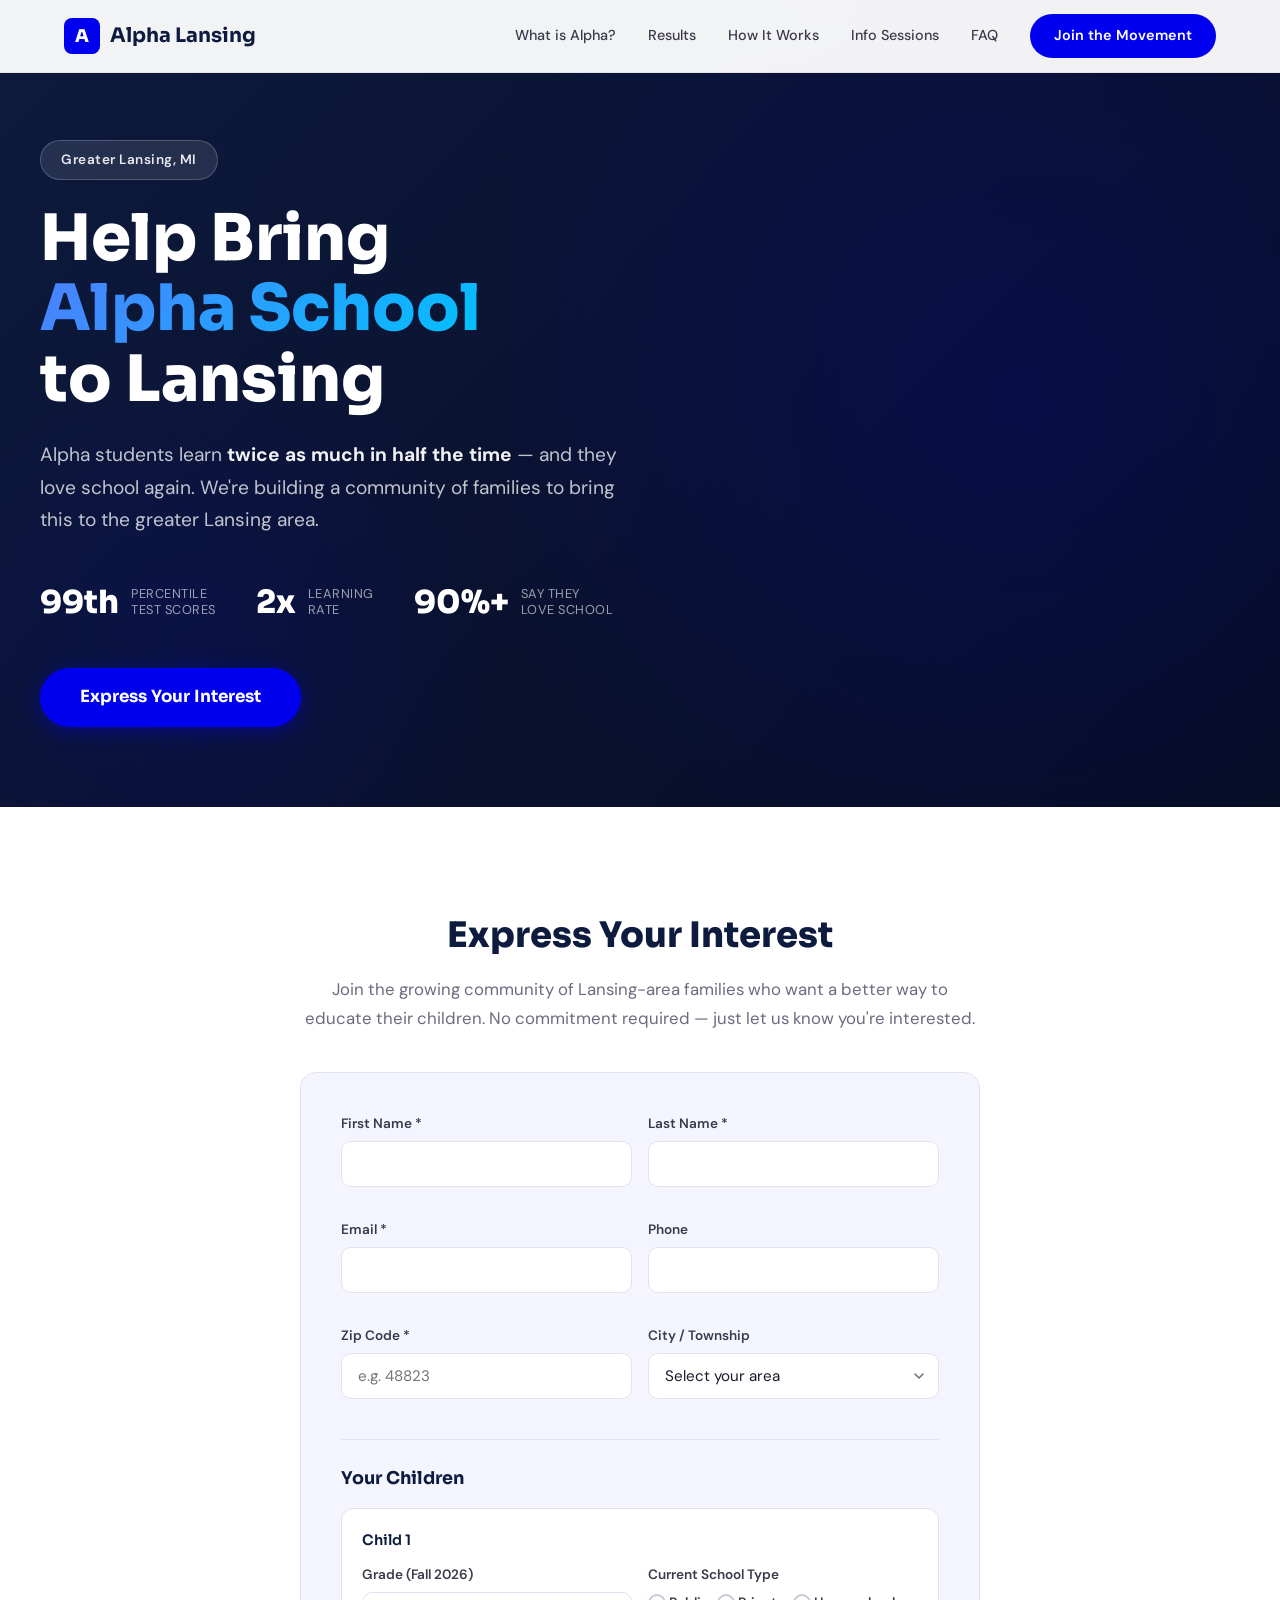
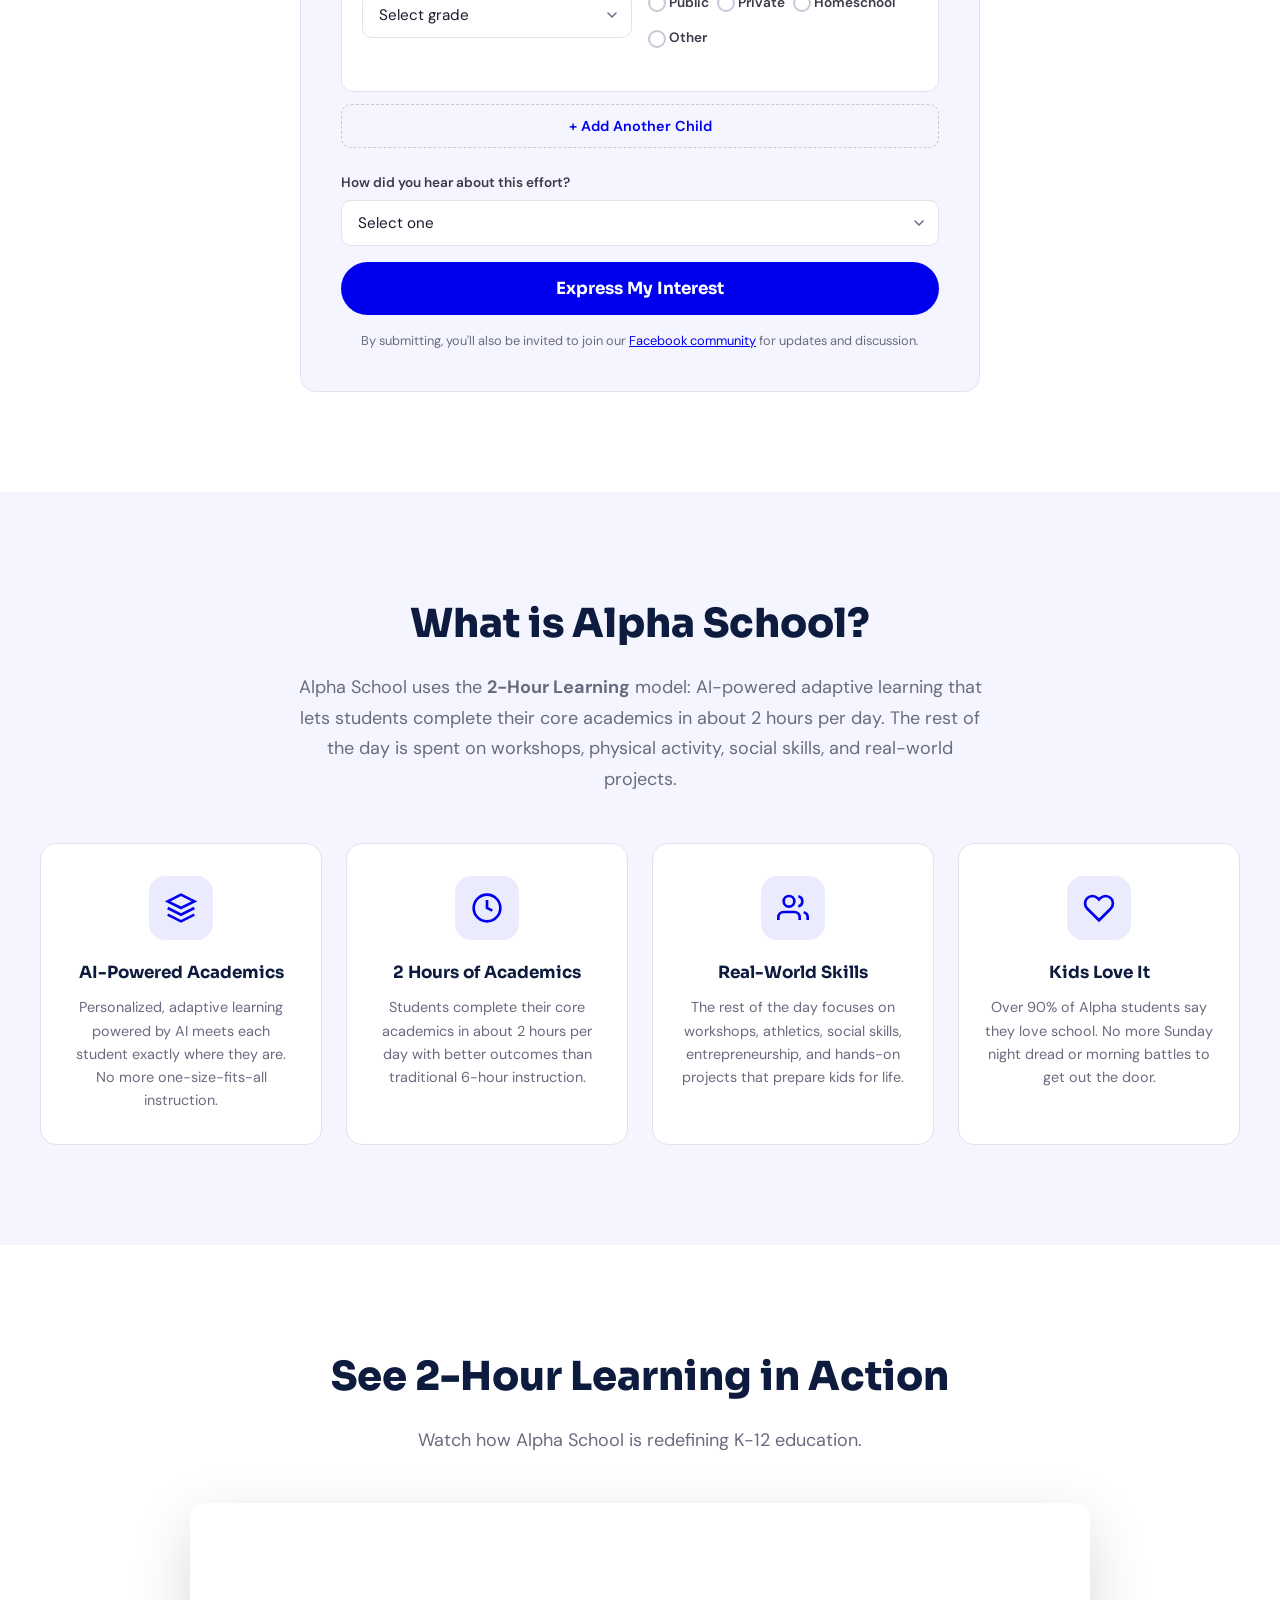
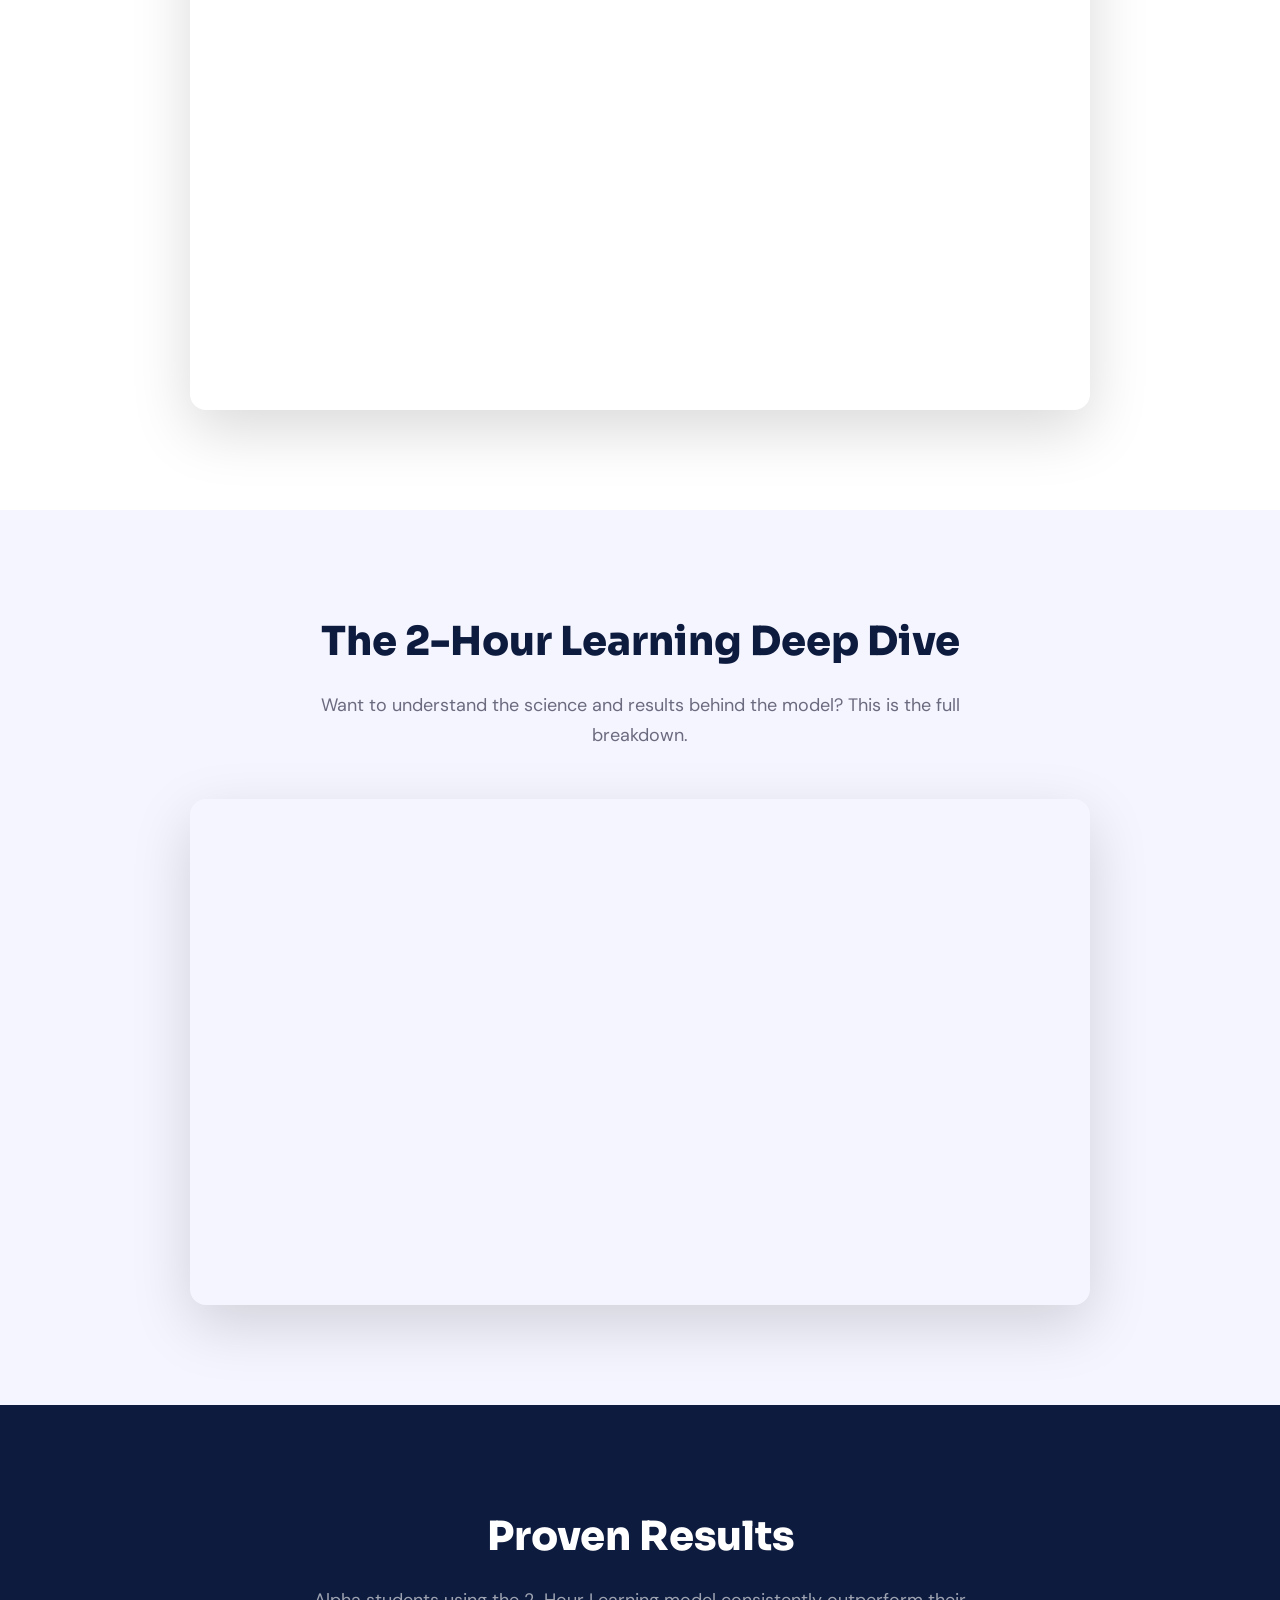
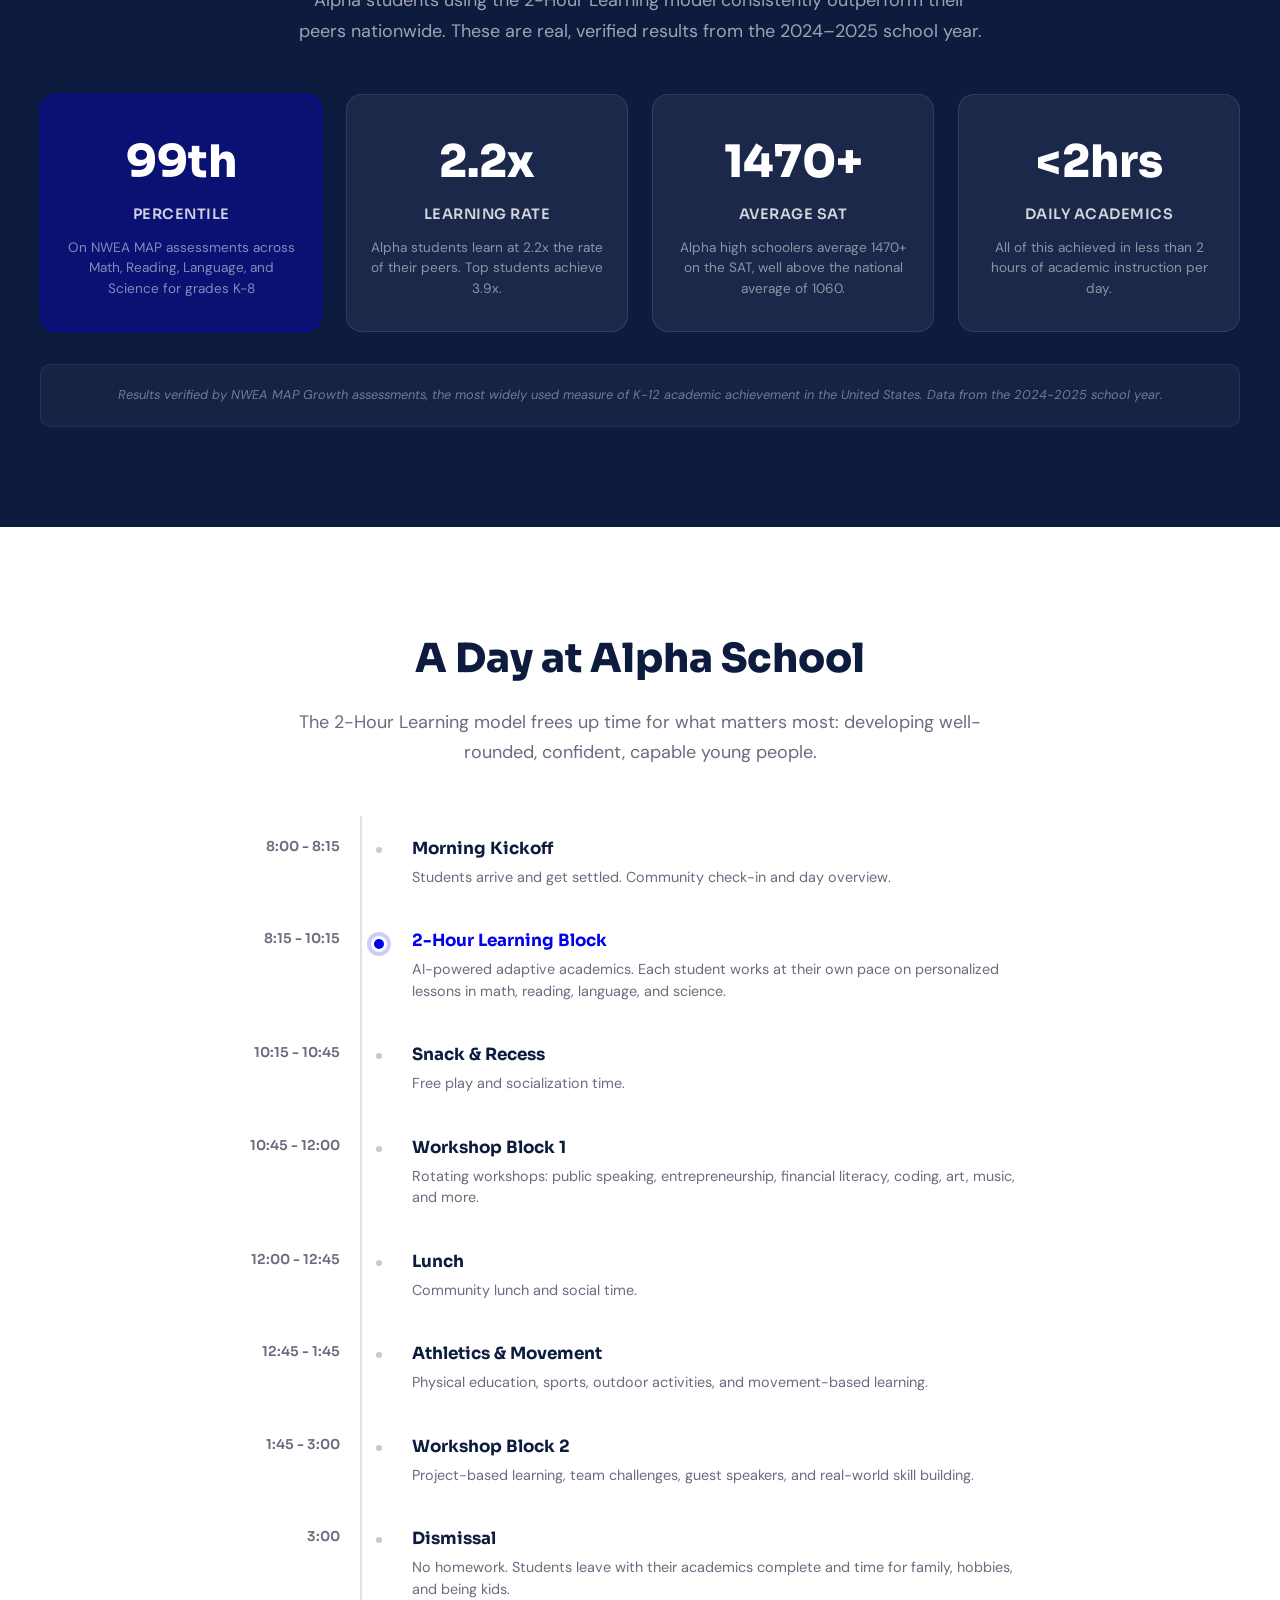
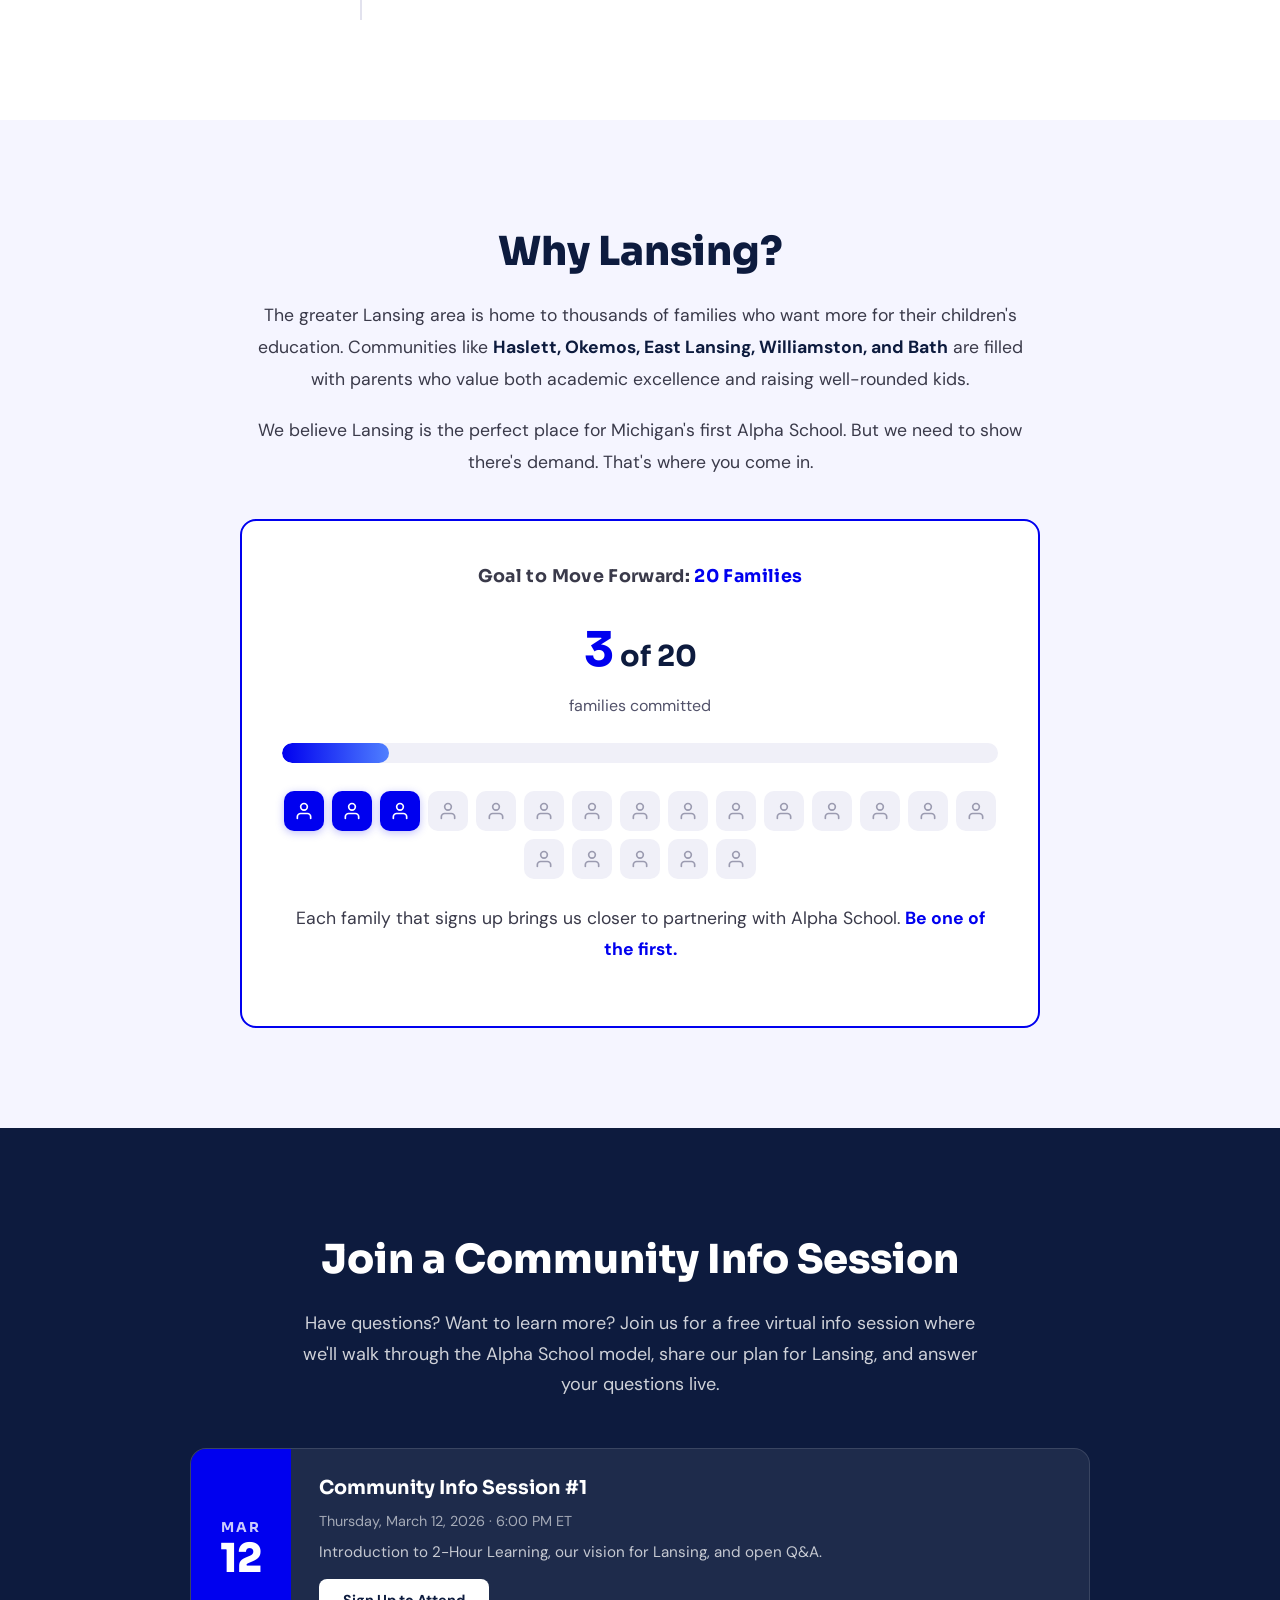
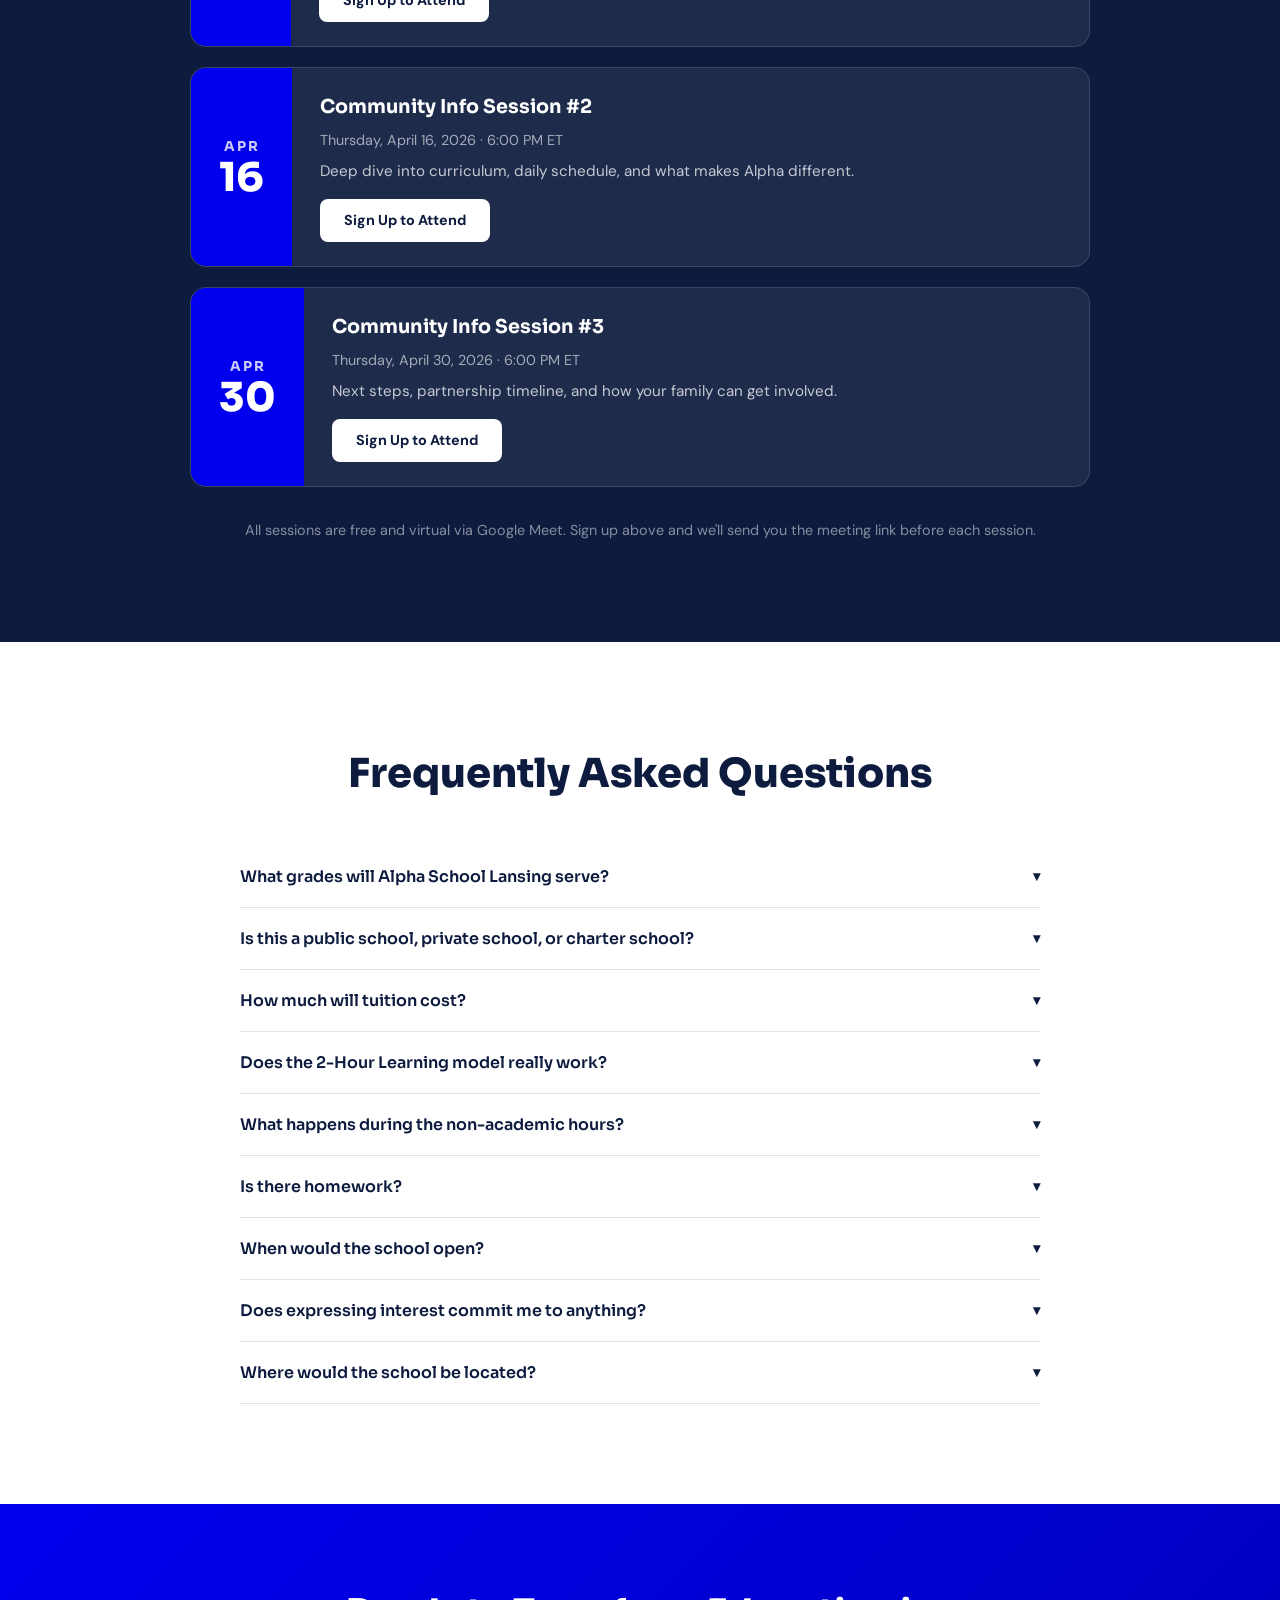
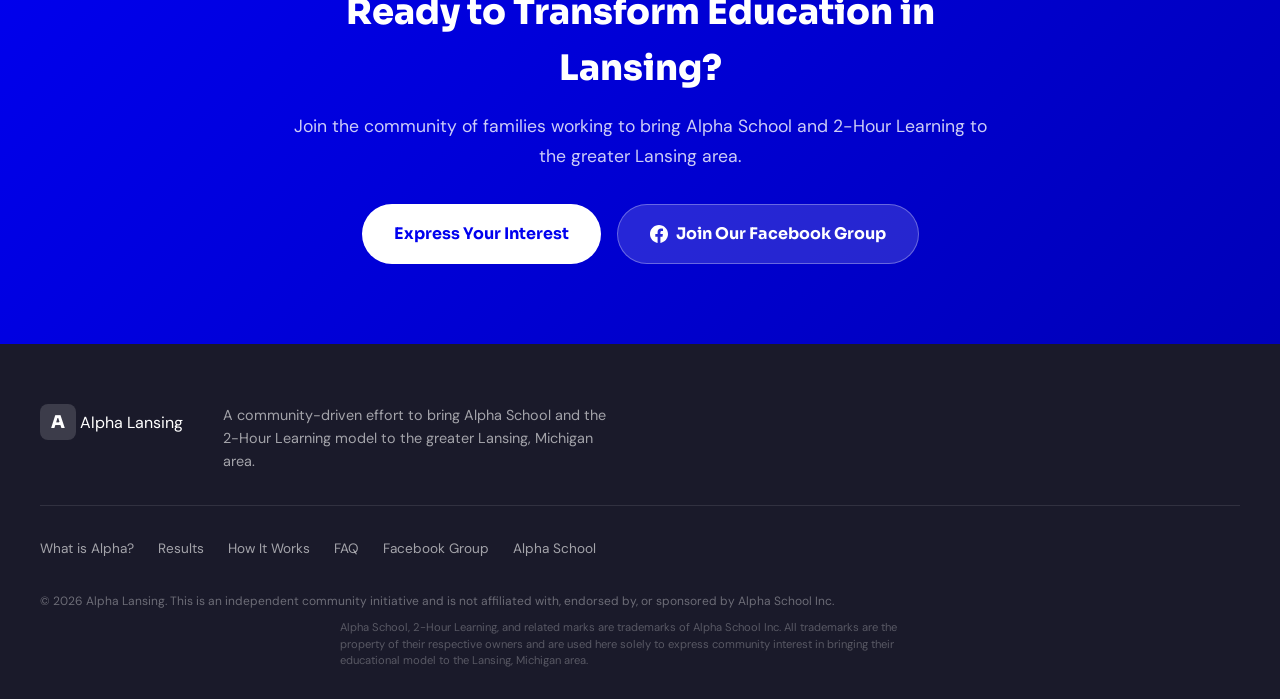
<file: index.html>
<!DOCTYPE html>
<html lang="en">
<head>
  <meta charset="UTF-8">
  <meta name="viewport" content="width=device-width, initial-scale=1.0">
  <title>Bring Alpha School to Lansing | 2-Hour Learning</title>
  <meta name="description" content="Help bring Alpha School and 2-Hour Learning to the greater Lansing area. Students learn 2x as much in half the time. Join our community of families today.">
  <meta property="og:title" content="Bring Alpha School to Lansing">
  <meta property="og:description" content="Alpha students score in the top 1% nationally while spending less than 2 hours on academics. Help bring this to Lansing.">
  <meta property="og:type" content="website">
  <meta property="og:url" content="https://lansingalpha.com">
  <meta name="twitter:card" content="summary">
  <meta name="twitter:title" content="Bring Alpha School to Lansing">
  <meta name="twitter:description" content="Alpha students score in the top 1% nationally while spending less than 2 hours on academics. Help bring this to Lansing.">
  <link rel="canonical" href="https://lansingalpha.com">
  <link rel="preconnect" href="https://fonts.googleapis.com">
  <link rel="preconnect" href="https://fonts.gstatic.com" crossorigin>
  <link href="https://fonts.googleapis.com/css2?family=Sora:wght@400;600;700;800&family=DM+Sans:wght@400;500;600;700&display=swap" rel="stylesheet">
  <link rel="stylesheet" href="styles.css">
  <link rel="icon" type="image/svg+xml" href="data:image/svg+xml,<svg xmlns='http://www.w3.org/2000/svg' viewBox='0 0 100 100'><text y='.9em' font-size='90'>A</text></svg>">
</head>
<body>

  <!-- Skip to main content (accessibility) -->
  <a href="#signup" class="skip-link">Skip to main content</a>

  <!-- Navigation -->
  <nav class="nav" id="nav">
    <div class="nav__container">
      <a href="#" class="nav__logo">
        <span class="nav__logo-icon">A</span>
        <span class="nav__logo-text">Alpha Lansing</span>
      </a>
      <div class="nav__links">
        <a href="#what-is-alpha">What is Alpha?</a>
        <a href="#results">Results</a>
        <a href="#how-it-works">How It Works</a>
        <a href="#meetings">Info Sessions</a>
        <a href="#faq">FAQ</a>
        <a href="#signup" class="nav__cta">Join the Movement</a>
      </div>
      <button class="nav__mobile-toggle" id="mobile-toggle" aria-label="Toggle menu">
        <span></span><span></span><span></span>
      </button>
    </div>
  </nav>

  <!-- Hero Section -->
  <section class="hero" id="hero">
    <div class="hero__container">
      <div class="hero__content">
        <div class="hero__badge">Greater Lansing, MI</div>
        <h1 class="hero__title">Help Bring<br><span class="hero__highlight">Alpha School</span><br>to Lansing</h1>
        <p class="hero__subtitle">Alpha students learn <strong>twice as much in half the time</strong> &mdash; and they love school again. We're building a community of families to bring this to the greater Lansing area.</p>
        <div class="hero__stats">
          <div class="hero__stat">
            <span class="hero__stat-number">99th</span>
            <span class="hero__stat-label">Percentile<br>Test Scores</span>
          </div>
          <div class="hero__stat">
            <span class="hero__stat-number">2x</span>
            <span class="hero__stat-label">Learning<br>Rate</span>
          </div>
          <div class="hero__stat">
            <span class="hero__stat-number">90%+</span>
            <span class="hero__stat-label">Say They<br>Love School</span>
          </div>
        </div>
        <a href="#signup" class="hero__cta-btn">Express Your Interest</a>
      </div>
    </div>
  </section>

  <!-- Interest Form -->
  <section class="signup" id="signup">
    <div class="signup__container">
      <div class="signup__header">
        <h2 class="signup__title">Express Your Interest</h2>
        <p class="signup__subtitle">Join the growing community of Lansing-area families who want a better way to educate their children. No commitment required &mdash; just let us know you're interested.</p>
      </div>
      <form class="signup__form" id="interest-form">
        <div class="signup__row">
          <div class="signup__field">
            <label for="firstName">First Name *</label>
            <input type="text" id="firstName" name="firstName" required>
          </div>
          <div class="signup__field">
            <label for="lastName">Last Name *</label>
            <input type="text" id="lastName" name="lastName" required>
          </div>
        </div>
        <div class="signup__row">
          <div class="signup__field">
            <label for="email">Email *</label>
            <input type="email" id="email" name="email" required>
          </div>
          <div class="signup__field">
            <label for="phone">Phone</label>
            <input type="tel" id="phone" name="phone">
          </div>
        </div>
        <div class="signup__row">
          <div class="signup__field">
            <label for="zipCode">Zip Code *</label>
            <input type="text" id="zipCode" name="zipCode" required pattern="[0-9]{5}" maxlength="5" placeholder="e.g. 48823">
          </div>
          <div class="signup__field">
            <label for="city">City / Township</label>
            <select id="city" name="city">
              <option value="">Select your area</option>
              <option value="Haslett">Haslett</option>
              <option value="Okemos">Okemos</option>
              <option value="East Lansing">East Lansing</option>
              <option value="Williamston">Williamston</option>
              <option value="Bath">Bath</option>
              <option value="Lansing">Lansing</option>
              <option value="DeWitt">DeWitt</option>
              <option value="Mason">Mason</option>
              <option value="Other">Other</option>
            </select>
          </div>
        </div>

        <div class="signup__children" id="children-section">
          <h3 class="signup__children-title">Your Children</h3>
          <div id="children-list">
            <div class="signup__child" data-child="1">
              <div class="signup__child-header">
                <span>Child 1</span>
              </div>
              <div class="signup__child-fields">
                <div class="signup__field">
                  <label>Grade (Fall 2026)</label>
                  <select name="child1_grade">
                    <option value="">Select grade</option>
                    <option value="K">Kindergarten</option>
                    <option value="1">1st Grade</option>
                    <option value="2">2nd Grade</option>
                    <option value="3">3rd Grade</option>
                    <option value="4">4th Grade</option>
                    <option value="5">5th Grade</option>
                    <option value="6">6th Grade</option>
                    <option value="7">7th Grade</option>
                    <option value="8">8th Grade</option>
                  </select>
                </div>
                <div class="signup__field">
                  <label>Current School Type</label>
                  <div class="signup__radio-group">
                    <label class="signup__radio"><input type="radio" name="child1_school" value="Public"><span class="signup__radio-dot"></span> Public</label>
                    <label class="signup__radio"><input type="radio" name="child1_school" value="Private"><span class="signup__radio-dot"></span> Private</label>
                    <label class="signup__radio"><input type="radio" name="child1_school" value="Homeschool"><span class="signup__radio-dot"></span> Homeschool</label>
                    <label class="signup__radio"><input type="radio" name="child1_school" value="Other"><span class="signup__radio-dot"></span> Other</label>
                  </div>
                </div>
              </div>
            </div>
          </div>
          <button type="button" class="signup__add-child" id="add-child-btn">+ Add Another Child</button>
        </div>

        <div class="signup__field">
          <label for="howHeard">How did you hear about this effort?</label>
          <select id="howHeard" name="howHeard">
            <option value="">Select one</option>
            <option value="Facebook Group">Facebook Group</option>
            <option value="Friend/Family">Friend or Family</option>
            <option value="Social Media">Social Media</option>
            <option value="Alpha School Website">Alpha School Website</option>
            <option value="News/Article">News or Article</option>
            <option value="Podcast">Podcast</option>
            <option value="Other">Other</option>
          </select>
        </div>

        <button type="submit" class="signup__submit" id="submit-btn">
          <span class="signup__submit-text">Express My Interest</span>
          <span class="signup__submit-loading" style="display:none;">Submitting...</span>
        </button>
        <p class="signup__disclaimer">By submitting, you'll also be invited to join our <a href="https://www.facebook.com/groups/2295147097590993/" target="_blank" rel="noopener">Facebook community</a> for updates and discussion.</p>
      </form>
      <div class="signup__success" id="form-success" style="display:none;">
        <div class="signup__success-icon">&#10003;</div>
        <h3>You're In!</h3>
        <p>Thank you for expressing your interest. We'll keep you updated on our progress.</p>
        <a href="https://www.facebook.com/groups/2295147097590993/" target="_blank" rel="noopener" class="signup__fb-btn">
          <svg viewBox="0 0 24 24" width="20" height="20" fill="currentColor"><path d="M24 12.073c0-6.627-5.373-12-12-12s-12 5.373-12 12c0 5.99 4.388 10.954 10.125 11.854v-8.385H7.078v-3.47h3.047V9.43c0-3.007 1.792-4.669 4.533-4.669 1.312 0 2.686.235 2.686.235v2.953H15.83c-1.491 0-1.956.925-1.956 1.874v2.25h3.328l-.532 3.47h-2.796v8.385C19.612 23.027 24 18.062 24 12.073z"/></svg>
          Join Our Facebook Group
        </a>
      </div>
    </div>
  </section>

  <!-- What is Alpha -->
  <section class="what-is" id="what-is-alpha">
    <div class="what-is__container">
      <div class="what-is__header">
        <h2 class="section-title">What is Alpha School?</h2>
        <p class="section-subtitle">Alpha School uses the <strong>2-Hour Learning</strong> model: AI-powered adaptive learning that lets students complete their core academics in about 2 hours per day. The rest of the day is spent on workshops, physical activity, social skills, and real-world projects.</p>
      </div>
      <div class="what-is__grid">
        <div class="what-is__card">
          <div class="what-is__card-icon">
            <svg viewBox="0 0 24 24" width="32" height="32" fill="none" stroke="currentColor" stroke-width="2"><path d="M12 2L2 7l10 5 10-5-10-5zM2 17l10 5 10-5M2 12l10 5 10-5"/></svg>
          </div>
          <h3>AI-Powered Academics</h3>
          <p>Personalized, adaptive learning powered by AI meets each student exactly where they are. No more one-size-fits-all instruction.</p>
        </div>
        <div class="what-is__card">
          <div class="what-is__card-icon">
            <svg viewBox="0 0 24 24" width="32" height="32" fill="none" stroke="currentColor" stroke-width="2"><circle cx="12" cy="12" r="10"/><path d="M12 6v6l4 2"/></svg>
          </div>
          <h3>2 Hours of Academics</h3>
          <p>Students complete their core academics in about 2 hours per day with better outcomes than traditional 6-hour instruction.</p>
        </div>
        <div class="what-is__card">
          <div class="what-is__card-icon">
            <svg viewBox="0 0 24 24" width="32" height="32" fill="none" stroke="currentColor" stroke-width="2"><path d="M17 21v-2a4 4 0 0 0-4-4H5a4 4 0 0 0-4 4v2"/><circle cx="9" cy="7" r="4"/><path d="M23 21v-2a4 4 0 0 0-3-3.87M16 3.13a4 4 0 0 1 0 7.75"/></svg>
          </div>
          <h3>Real-World Skills</h3>
          <p>The rest of the day focuses on workshops, athletics, social skills, entrepreneurship, and hands-on projects that prepare kids for life.</p>
        </div>
        <div class="what-is__card">
          <div class="what-is__card-icon">
            <svg viewBox="0 0 24 24" width="32" height="32" fill="none" stroke="currentColor" stroke-width="2"><path d="M20.84 4.61a5.5 5.5 0 0 0-7.78 0L12 5.67l-1.06-1.06a5.5 5.5 0 0 0-7.78 7.78l1.06 1.06L12 21.23l7.78-7.78 1.06-1.06a5.5 5.5 0 0 0 0-7.78z"/></svg>
          </div>
          <h3>Kids Love It</h3>
          <p>Over 90% of Alpha students say they love school. No more Sunday night dread or morning battles to get out the door.</p>
        </div>
      </div>
    </div>
  </section>

  <!-- Video Section -->
  <section class="video-section" id="video">
    <div class="video-section__container">
      <h2 class="section-title">See 2-Hour Learning in Action</h2>
      <p class="section-subtitle">Watch how Alpha School is redefining K-12 education.</p>
      <div class="video-section__embed">
        <iframe src="https://www.youtube.com/embed/jDVw0n9xBMI" title="Alpha School - 2-Hour Learning" frameborder="0" allow="accelerometer; autoplay; clipboard-write; encrypted-media; gyroscope; picture-in-picture" allowfullscreen loading="lazy"></iframe>
      </div>
    </div>
  </section>

  <!-- Deep Dive Video Section -->
  <section class="video-section video-section--alt" id="deep-dive">
    <div class="video-section__container">
      <h2 class="section-title">The 2-Hour Learning Deep Dive</h2>
      <p class="section-subtitle">Want to understand the science and results behind the model? This is the full breakdown.</p>
      <div class="video-section__embed">
        <iframe src="https://www.youtube.com/embed/dst2hGUYT28" title="2-Hour Learning Deep Dive" frameborder="0" allow="accelerometer; autoplay; clipboard-write; encrypted-media; gyroscope; picture-in-picture" allowfullscreen loading="lazy"></iframe>
      </div>
    </div>
  </section>

  <!-- Results Section -->
  <section class="results" id="results">
    <div class="results__container">
      <div class="results__header">
        <h2 class="section-title">Proven Results</h2>
        <p class="section-subtitle">Alpha students using the 2-Hour Learning model consistently outperform their peers nationwide. These are real, verified results from the 2024&ndash;2025 school year.</p>
      </div>
      <div class="results__grid">
        <div class="results__card results__card--highlight">
          <div class="results__card-number">99th</div>
          <div class="results__card-label">Percentile</div>
          <div class="results__card-desc">On NWEA MAP assessments across Math, Reading, Language, and Science for grades K-8</div>
        </div>
        <div class="results__card">
          <div class="results__card-number">2.2x</div>
          <div class="results__card-label">Learning Rate</div>
          <div class="results__card-desc">Alpha students learn at 2.2x the rate of their peers. Top students achieve 3.9x.</div>
        </div>
        <div class="results__card">
          <div class="results__card-number">1470+</div>
          <div class="results__card-label">Average SAT</div>
          <div class="results__card-desc">Alpha high schoolers average 1470+ on the SAT, well above the national average of 1060.</div>
        </div>
        <div class="results__card">
          <div class="results__card-number">&lt;2hrs</div>
          <div class="results__card-label">Daily Academics</div>
          <div class="results__card-desc">All of this achieved in less than 2 hours of academic instruction per day.</div>
        </div>
      </div>
      <div class="results__note">
        <p>Results verified by NWEA MAP Growth assessments, the most widely used measure of K-12 academic achievement in the United States. Data from the 2024-2025 school year.</p>
      </div>
    </div>
  </section>

  <!-- How It Works / Daily Schedule -->
  <section class="schedule" id="how-it-works">
    <div class="schedule__container">
      <h2 class="section-title">A Day at Alpha School</h2>
      <p class="section-subtitle">The 2-Hour Learning model frees up time for what matters most: developing well-rounded, confident, capable young people.</p>
      <div class="schedule__timeline">
        <div class="schedule__item">
          <div class="schedule__time">8:00 - 8:15</div>
          <div class="schedule__content">
            <h3>Morning Kickoff</h3>
            <p>Students arrive and get settled. Community check-in and day overview.</p>
          </div>
        </div>
        <div class="schedule__item schedule__item--academic">
          <div class="schedule__time">8:15 - 10:15</div>
          <div class="schedule__content">
            <h3>2-Hour Learning Block</h3>
            <p>AI-powered adaptive academics. Each student works at their own pace on personalized lessons in math, reading, language, and science.</p>
          </div>
        </div>
        <div class="schedule__item">
          <div class="schedule__time">10:15 - 10:45</div>
          <div class="schedule__content">
            <h3>Snack & Recess</h3>
            <p>Free play and socialization time.</p>
          </div>
        </div>
        <div class="schedule__item">
          <div class="schedule__time">10:45 - 12:00</div>
          <div class="schedule__content">
            <h3>Workshop Block 1</h3>
            <p>Rotating workshops: public speaking, entrepreneurship, financial literacy, coding, art, music, and more.</p>
          </div>
        </div>
        <div class="schedule__item">
          <div class="schedule__time">12:00 - 12:45</div>
          <div class="schedule__content">
            <h3>Lunch</h3>
            <p>Community lunch and social time.</p>
          </div>
        </div>
        <div class="schedule__item">
          <div class="schedule__time">12:45 - 1:45</div>
          <div class="schedule__content">
            <h3>Athletics & Movement</h3>
            <p>Physical education, sports, outdoor activities, and movement-based learning.</p>
          </div>
        </div>
        <div class="schedule__item">
          <div class="schedule__time">1:45 - 3:00</div>
          <div class="schedule__content">
            <h3>Workshop Block 2</h3>
            <p>Project-based learning, team challenges, guest speakers, and real-world skill building.</p>
          </div>
        </div>
        <div class="schedule__item">
          <div class="schedule__time">3:00</div>
          <div class="schedule__content">
            <h3>Dismissal</h3>
            <p>No homework. Students leave with their academics complete and time for family, hobbies, and being kids.</p>
          </div>
        </div>
      </div>
    </div>
  </section>

  <!-- Lansing Specific -->
  <section class="lansing" id="lansing">
    <div class="lansing__container">
      <div class="lansing__content">
        <h2 class="section-title">Why Lansing?</h2>
        <p>The greater Lansing area is home to thousands of families who want more for their children's education. Communities like <strong>Haslett, Okemos, East Lansing, Williamston, and Bath</strong> are filled with parents who value both academic excellence and raising well-rounded kids.</p>
        <p>We believe Lansing is the perfect place for Michigan's first Alpha School. But we need to show there's demand. That's where you come in.</p>
        <div class="lansing__tracker">
          <p class="tracker__goal">Goal to Move Forward: <span>20 Families</span></p>
          <div class="tracker__header">
            <span class="tracker__count"><span class="tracker__count-number" id="family-counter">3</span> of 20</span>
            <span class="tracker__label">families committed</span>
          </div>
          <div class="tracker__bar">
            <div class="tracker__bar-fill" id="tracker-fill"></div>
          </div>
          <div class="tracker__families" id="tracker-families">
            <!-- 20 family icons rendered by JS -->
          </div>
          <p class="tracker__cta">Each family that signs up brings us closer to partnering with Alpha School. <strong>Be one of the first.</strong></p>
        </div>
      </div>
    </div>
  </section>

  <!-- Community Meetings -->
  <section class="meetings" id="meetings">
    <div class="meetings__container">
      <h2 class="section-title">Join a Community Info Session</h2>
      <p class="section-subtitle">Have questions? Want to learn more? Join us for a free virtual info session where we'll walk through the Alpha School model, share our plan for Lansing, and answer your questions live.</p>
      <div class="meetings__grid">
        <div class="meetings__card">
          <div class="meetings__date">
            <span class="meetings__month">MAR</span>
            <span class="meetings__day">12</span>
          </div>
          <div class="meetings__info">
            <h3>Community Info Session #1</h3>
            <p class="meetings__meta">Thursday, March 12, 2026 &middot; 6:00 PM ET</p>
            <p class="meetings__desc">Introduction to 2-Hour Learning, our vision for Lansing, and open Q&A.</p>
            <a href="#signup" class="meetings__register" data-meeting="1">Sign Up to Attend</a>
          </div>
        </div>
        <div class="meetings__card">
          <div class="meetings__date">
            <span class="meetings__month">APR</span>
            <span class="meetings__day">16</span>
          </div>
          <div class="meetings__info">
            <h3>Community Info Session #2</h3>
            <p class="meetings__meta">Thursday, April 16, 2026 &middot; 6:00 PM ET</p>
            <p class="meetings__desc">Deep dive into curriculum, daily schedule, and what makes Alpha different.</p>
            <a href="#signup" class="meetings__register" data-meeting="2">Sign Up to Attend</a>
          </div>
        </div>
        <div class="meetings__card">
          <div class="meetings__date">
            <span class="meetings__month">APR</span>
            <span class="meetings__day">30</span>
          </div>
          <div class="meetings__info">
            <h3>Community Info Session #3</h3>
            <p class="meetings__meta">Thursday, April 30, 2026 &middot; 6:00 PM ET</p>
            <p class="meetings__desc">Next steps, partnership timeline, and how your family can get involved.</p>
            <a href="#signup" class="meetings__register" data-meeting="3">Sign Up to Attend</a>
          </div>
        </div>
      </div>
      <p class="meetings__note">All sessions are free and virtual via Google Meet. Sign up above and we'll send you the meeting link before each session.</p>
    </div>
  </section>

  <!-- FAQ Section -->
  <section class="faq" id="faq">
    <div class="faq__container">
      <h2 class="section-title">Frequently Asked Questions</h2>
      <div class="faq__list">
        <div class="faq__item">
          <button class="faq__question" aria-expanded="false" aria-controls="faq-answer-1">
            What grades will Alpha School Lansing serve?
            <span class="faq__arrow">&#9662;</span>
          </button>
          <div class="faq__answer" id="faq-answer-1" role="region">
            <p>We are targeting grades K through 8. Alpha School's 2-Hour Learning model is designed for and proven across all elementary and middle school grade levels.</p>
          </div>
        </div>
        <div class="faq__item">
          <button class="faq__question" aria-expanded="false" aria-controls="faq-answer-2">
            Is this a public school, private school, or charter school?
            <span class="faq__arrow">&#9662;</span>
          </button>
          <div class="faq__answer" id="faq-answer-2" role="region">
            <p>Alpha Schools typically operate as private microschools. The exact structure for Lansing will depend on local regulations and community needs, but the focus is on providing an affordable, high-quality option for families.</p>
          </div>
        </div>
        <div class="faq__item">
          <button class="faq__question" aria-expanded="false" aria-controls="faq-answer-3">
            How much will tuition cost?
            <span class="faq__arrow">&#9662;</span>
          </button>
          <div class="faq__answer" id="faq-answer-3" role="region">
            <p>Tuition details will be finalized as we progress. Alpha School aims to be accessible and competitively priced compared to other private school options. Expressing interest now does not commit you financially.</p>
          </div>
        </div>
        <div class="faq__item">
          <button class="faq__question" aria-expanded="false" aria-controls="faq-answer-4">
            Does the 2-Hour Learning model really work?
            <span class="faq__arrow">&#9662;</span>
          </button>
          <div class="faq__answer" id="faq-answer-4" role="region">
            <p>Yes. Alpha students score in the 99th percentile on NWEA MAP assessments and learn at 2.2x the rate of their peers. The model has been independently validated and works across diverse student populations, including students from lower-income backgrounds who learn at 2.1x the national rate.</p>
          </div>
        </div>
        <div class="faq__item">
          <button class="faq__question" aria-expanded="false" aria-controls="faq-answer-5">
            What happens during the non-academic hours?
            <span class="faq__arrow">&#9662;</span>
          </button>
          <div class="faq__answer" id="faq-answer-5" role="region">
            <p>Students spend the rest of the day in workshops covering real-world skills like public speaking, entrepreneurship, financial literacy, coding, and creative arts. They also have dedicated time for athletics, physical activity, and social development.</p>
          </div>
        </div>
        <div class="faq__item">
          <button class="faq__question" aria-expanded="false" aria-controls="faq-answer-6">
            Is there homework?
            <span class="faq__arrow">&#9662;</span>
          </button>
          <div class="faq__answer" id="faq-answer-6" role="region">
            <p>No. Because the AI-powered learning is so efficient, students complete all their academics during the school day. Evenings are free for family time, hobbies, sports, and being kids.</p>
          </div>
        </div>
        <div class="faq__item">
          <button class="faq__question" aria-expanded="false" aria-controls="faq-answer-7">
            When would the school open?
            <span class="faq__arrow">&#9662;</span>
          </button>
          <div class="faq__answer" id="faq-answer-7" role="region">
            <p>Our target is to open as soon as we can demonstrate sufficient demand and secure the Alpha School partnership. The timeline depends on how quickly we reach our family commitment milestones. Join the Facebook group for the most current updates.</p>
          </div>
        </div>
        <div class="faq__item">
          <button class="faq__question" aria-expanded="false" aria-controls="faq-answer-8">
            Does expressing interest commit me to anything?
            <span class="faq__arrow">&#9662;</span>
          </button>
          <div class="faq__answer" id="faq-answer-8" role="region">
            <p>No. Expressing interest simply lets us know you'd consider Alpha School for your family. It helps us demonstrate demand to Alpha School leadership. There is zero financial or enrollment commitment at this stage.</p>
          </div>
        </div>
        <div class="faq__item">
          <button class="faq__question" aria-expanded="false" aria-controls="faq-answer-9">
            Where would the school be located?
            <span class="faq__arrow">&#9662;</span>
          </button>
          <div class="faq__answer" id="faq-answer-9" role="region">
            <p>The exact location will be determined based on where the most interested families are concentrated. We're focused on the greater Lansing area including Haslett, Okemos, East Lansing, Williamston, and Bath.</p>
          </div>
        </div>
      </div>
    </div>
  </section>

  <!-- Bottom CTA -->
  <section class="bottom-cta">
    <div class="bottom-cta__container">
      <h2>Ready to Transform Education in Lansing?</h2>
      <p>Join the community of families working to bring Alpha School and 2-Hour Learning to the greater Lansing area.</p>
      <div class="bottom-cta__buttons">
        <a href="#signup" class="bottom-cta__btn bottom-cta__btn--primary">Express Your Interest</a>
        <a href="https://www.facebook.com/groups/2295147097590993/" target="_blank" rel="noopener" class="bottom-cta__btn bottom-cta__btn--secondary">
          <svg viewBox="0 0 24 24" width="18" height="18" fill="currentColor"><path d="M24 12.073c0-6.627-5.373-12-12-12s-12 5.373-12 12c0 5.99 4.388 10.954 10.125 11.854v-8.385H7.078v-3.47h3.047V9.43c0-3.007 1.792-4.669 4.533-4.669 1.312 0 2.686.235 2.686.235v2.953H15.83c-1.491 0-1.956.925-1.956 1.874v2.25h3.328l-.532 3.47h-2.796v8.385C19.612 23.027 24 18.062 24 12.073z"/></svg>
          Join Our Facebook Group
        </a>
      </div>
    </div>
  </section>

  <!-- Footer -->
  <footer class="footer">
    <div class="footer__container">
      <div class="footer__top">
        <div class="footer__brand">
          <span class="nav__logo-icon">A</span>
          <span class="nav__logo-text">Alpha Lansing</span>
        </div>
        <p class="footer__desc">A community-driven effort to bring Alpha School and the 2-Hour Learning model to the greater Lansing, Michigan area.</p>
      </div>
      <div class="footer__links">
        <a href="#what-is-alpha">What is Alpha?</a>
        <a href="#results">Results</a>
        <a href="#how-it-works">How It Works</a>
        <a href="#faq">FAQ</a>
        <a href="https://www.facebook.com/groups/2295147097590993/" target="_blank" rel="noopener">Facebook Group</a>
        <a href="https://www.alphaschool.com" target="_blank" rel="noopener">Alpha School</a>
      </div>
      <div class="footer__bottom">
        <p>&copy; 2026 Alpha Lansing. This is an independent community initiative and is not affiliated with, endorsed by, or sponsored by Alpha School Inc.</p>
        <p class="footer__trademark">Alpha School, 2-Hour Learning, and related marks are trademarks of Alpha School Inc. All trademarks are the property of their respective owners and are used here solely to express community interest in bringing their educational model to the Lansing, Michigan area.</p>
      </div>
    </div>
  </footer>

  <script src="script.js"></script>
</body>
</html>
</file>
<file: styles.css>
/* ========================================
   Alpha Lansing - Styles
   ======================================== */

/* Skip Link (Accessibility) */
.skip-link {
  position: absolute;
  top: -100%;
  left: 16px;
  z-index: 10000;
  background: var(--blue, #0000EF);
  color: #fff;
  padding: 12px 24px;
  border-radius: 0 0 8px 8px;
  font-weight: 600;
  font-size: 0.9rem;
  text-decoration: none;
  transition: top 0.2s ease;
}

.skip-link:focus {
  top: 0;
}

/* Reset & Base */
*, *::before, *::after {
  box-sizing: border-box;
  margin: 0;
  padding: 0;
}

:root {
  --blue: #0000EF;
  --blue-light: #3B3BFF;
  --blue-dark: #0000B8;
  --navy: #0D1B3E;
  --navy-light: #142952;
  --off-white: #F5F5FF;
  --white: #FFFFFF;
  --gray-100: #F0F0F8;
  --gray-200: #E2E2EE;
  --gray-300: #C8C8D8;
  --gray-400: #9B9BB0;
  --gray-500: #6B6B80;
  --gray-600: #52526A;
  --gray-700: #3A3A4A;
  --gray-900: #1A1A2A;
  --green: #00C853;
  --green-dark: #00A844;
  --font-heading: 'Sora', sans-serif;
  --font-body: 'DM Sans', sans-serif;
  --max-width: 1200px;
  --section-padding: 100px 0;
  --border-radius: 16px;
  --transition: 0.3s ease;
}

html {
  scroll-behavior: smooth;
  -webkit-font-smoothing: antialiased;
  -moz-osx-font-smoothing: grayscale;
}

body {
  font-family: var(--font-body);
  font-size: 16px;
  line-height: 1.6;
  color: var(--gray-900);
  background: var(--white);
  overflow-x: hidden;
}

img {
  max-width: 100%;
  height: auto;
}

a {
  color: inherit;
  text-decoration: none;
}

/* Section Titles */
.section-title {
  font-family: var(--font-heading);
  font-size: 2.5rem;
  font-weight: 800;
  color: var(--navy);
  margin-bottom: 16px;
  text-align: center;
}

.section-subtitle {
  font-size: 1.125rem;
  color: var(--gray-500);
  max-width: 700px;
  margin: 0 auto 48px;
  text-align: center;
  line-height: 1.7;
}

/* ========================================
   Navigation
   ======================================== */
.nav {
  position: fixed;
  top: 0;
  left: 0;
  right: 0;
  z-index: 1000;
  background: rgba(255, 255, 255, 0.95);
  backdrop-filter: blur(10px);
  -webkit-backdrop-filter: blur(10px);
  border-bottom: 1px solid rgba(0, 0, 0, 0.06);
  transition: var(--transition);
}

.nav--scrolled {
  box-shadow: 0 2px 20px rgba(0, 0, 0, 0.08);
}

.nav__container {
  max-width: var(--max-width);
  margin: 0 auto;
  padding: 0 24px;
  display: flex;
  align-items: center;
  justify-content: space-between;
  height: 72px;
}

.nav__logo {
  display: flex;
  align-items: center;
  gap: 10px;
  font-family: var(--font-heading);
  font-weight: 700;
  font-size: 1.25rem;
  color: var(--navy);
}

.nav__logo-icon {
  display: inline-flex;
  align-items: center;
  justify-content: center;
  width: 36px;
  height: 36px;
  background: var(--blue);
  color: var(--white);
  border-radius: 8px;
  font-family: var(--font-heading);
  font-weight: 800;
  font-size: 1.1rem;
}

.nav__links {
  display: flex;
  align-items: center;
  gap: 32px;
}

.nav__links a {
  font-size: 0.9rem;
  font-weight: 500;
  color: var(--gray-700);
  transition: var(--transition);
}

.nav__links a:hover {
  color: var(--blue);
}

.nav__cta {
  background: var(--blue);
  color: var(--white) !important;
  padding: 10px 24px;
  border-radius: 100px;
  font-weight: 600 !important;
  transition: var(--transition);
}

.nav__cta:hover {
  background: var(--blue-dark);
  transform: translateY(-1px);
}

.nav__mobile-toggle {
  display: none;
  flex-direction: column;
  gap: 5px;
  background: none;
  border: none;
  cursor: pointer;
  padding: 4px;
}

.nav__mobile-toggle span {
  display: block;
  width: 24px;
  height: 2px;
  background: var(--navy);
  border-radius: 2px;
  transition: var(--transition);
}

/* ========================================
   Hero
   ======================================== */
.hero {
  padding: 140px 24px 80px;
  background: linear-gradient(135deg, var(--navy) 0%, #0a1230 50%, #060d20 100%);
  position: relative;
  overflow: hidden;
}

.hero::before {
  content: '';
  position: absolute;
  top: -50%;
  right: -20%;
  width: 80%;
  height: 200%;
  background: radial-gradient(circle, rgba(0, 0, 239, 0.15) 0%, transparent 60%);
  pointer-events: none;
}

.hero::after {
  content: '';
  position: absolute;
  bottom: -30%;
  left: -10%;
  width: 50%;
  height: 100%;
  background: radial-gradient(circle, rgba(0, 0, 239, 0.1) 0%, transparent 60%);
  pointer-events: none;
}

.hero__container {
  max-width: var(--max-width);
  margin: 0 auto;
  position: relative;
  z-index: 1;
}

.hero__content {
  max-width: 800px;
}

.hero__badge {
  display: inline-block;
  background: rgba(255, 255, 255, 0.1);
  border: 1px solid rgba(255, 255, 255, 0.2);
  color: rgba(255, 255, 255, 0.9);
  padding: 8px 20px;
  border-radius: 100px;
  font-size: 0.85rem;
  font-weight: 600;
  letter-spacing: 0.5px;
  margin-bottom: 24px;
}

.hero__title {
  font-family: var(--font-heading);
  font-size: 4rem;
  font-weight: 800;
  color: var(--white);
  line-height: 1.1;
  margin-bottom: 24px;
}

.hero__highlight {
  background: linear-gradient(135deg, #4D7FFF, #00C2FF);
  -webkit-background-clip: text;
  -webkit-text-fill-color: transparent;
  background-clip: text;
}

.hero__subtitle {
  font-size: 1.2rem;
  color: rgba(255, 255, 255, 0.75);
  line-height: 1.7;
  margin-bottom: 40px;
  max-width: 600px;
}

.hero__subtitle strong {
  color: rgba(255, 255, 255, 0.95);
}

.hero__stats {
  display: flex;
  gap: 40px;
  margin-bottom: 40px;
}

.hero__stat {
  display: flex;
  align-items: center;
  gap: 12px;
}

.hero__stat-number {
  font-family: var(--font-heading);
  font-size: 2rem;
  font-weight: 800;
  color: var(--white);
}

.hero__stat-label {
  font-size: 0.8rem;
  color: rgba(255, 255, 255, 0.6);
  line-height: 1.3;
  text-transform: uppercase;
  letter-spacing: 0.5px;
}

.hero__cta-btn {
  display: inline-block;
  background: var(--blue);
  color: var(--white);
  padding: 16px 40px;
  border-radius: 100px;
  font-family: var(--font-heading);
  font-weight: 700;
  font-size: 1.05rem;
  transition: var(--transition);
  box-shadow: 0 4px 20px rgba(0, 0, 239, 0.4);
}

.hero__cta-btn:hover {
  background: var(--blue-light);
  transform: translateY(-2px);
  box-shadow: 0 6px 30px rgba(0, 0, 239, 0.5);
}

/* ========================================
   Signup Form
   ======================================== */
.signup {
  padding: var(--section-padding);
  padding-left: 24px;
  padding-right: 24px;
  background: var(--white);
}

.signup__container {
  max-width: 680px;
  margin: 0 auto;
}

.signup__header {
  text-align: center;
  margin-bottom: 40px;
}

.signup__title {
  font-family: var(--font-heading);
  font-size: 2.2rem;
  font-weight: 800;
  color: var(--navy);
  margin-bottom: 12px;
}

.signup__subtitle {
  font-size: 1.05rem;
  color: var(--gray-500);
  line-height: 1.7;
}

.signup__form {
  background: var(--off-white);
  border-radius: var(--border-radius);
  padding: 40px;
  border: 1px solid var(--gray-200);
}

.signup__row {
  display: grid;
  grid-template-columns: 1fr 1fr;
  gap: 16px;
  margin-bottom: 16px;
}

.signup__field {
  margin-bottom: 16px;
}

.signup__field label {
  display: block;
  font-size: 0.85rem;
  font-weight: 600;
  color: var(--gray-700);
  margin-bottom: 6px;
}

.signup__field input,
.signup__field select {
  width: 100%;
  padding: 12px 16px;
  border: 1px solid var(--gray-200);
  border-radius: 10px;
  font-family: var(--font-body);
  font-size: 0.95rem;
  color: var(--gray-900);
  background: var(--white);
  transition: var(--transition);
  -webkit-appearance: none;
}

.signup__field input:focus,
.signup__field select:focus {
  outline: none;
  border-color: var(--blue);
  box-shadow: 0 0 0 3px rgba(0, 0, 239, 0.1);
}

.signup__field select {
  background-image: url("data:image/svg+xml,%3Csvg width='10' height='6' viewBox='0 0 10 6' fill='none' xmlns='http://www.w3.org/2000/svg'%3E%3Cpath d='M1 1L5 5L9 1' stroke='%236B6B80' stroke-width='1.5' stroke-linecap='round' stroke-linejoin='round'/%3E%3C/svg%3E");
  background-repeat: no-repeat;
  background-position: right 14px center;
  padding-right: 36px;
}

.signup__children {
  margin-top: 24px;
  padding-top: 24px;
  border-top: 1px solid var(--gray-200);
}

.signup__children-title {
  font-family: var(--font-heading);
  font-size: 1.1rem;
  font-weight: 700;
  color: var(--navy);
  margin-bottom: 16px;
}

.signup__child {
  background: var(--white);
  border: 1px solid var(--gray-200);
  border-radius: 12px;
  padding: 20px;
  margin-bottom: 12px;
}

.signup__child-header {
  font-family: var(--font-heading);
  font-weight: 600;
  font-size: 0.9rem;
  color: var(--navy);
  margin-bottom: 12px;
  display: flex;
  justify-content: space-between;
  align-items: center;
}

.signup__child-remove {
  background: none;
  border: none;
  color: var(--gray-500);
  cursor: pointer;
  font-size: 0.8rem;
  padding: 4px 8px;
  border-radius: 6px;
  transition: var(--transition);
}

.signup__child-remove:hover {
  background: #fee;
  color: #c00;
}

.signup__child-fields {
  display: grid;
  grid-template-columns: 1fr 1fr;
  gap: 16px;
}

.signup__radio-group {
  display: flex;
  flex-wrap: wrap;
  gap: 8px;
  margin-top: 4px;
}

.signup__radio {
  display: flex;
  align-items: center;
  gap: 8px;
  font-size: 0.85rem;
  color: var(--gray-700);
  cursor: pointer;
  position: relative;
}

.signup__radio input[type="radio"] {
  position: absolute !important;
  opacity: 0 !important;
  width: 0 !important;
  height: 0 !important;
  margin: 0 !important;
  padding: 0 !important;
  pointer-events: none !important;
  -webkit-appearance: none !important;
  appearance: none !important;
}

.signup__radio-dot {
  display: inline-block;
  width: 18px;
  height: 18px;
  min-width: 18px;
  border: 2px solid var(--gray-300);
  border-radius: 50%;
  background: var(--white);
  transition: border-color 0.2s ease, box-shadow 0.2s ease;
  box-sizing: border-box;
  vertical-align: middle;
  flex-shrink: 0;
}

.signup__radio input:checked ~ .signup__radio-dot {
  border-color: var(--blue);
  background: var(--blue);
  box-shadow: inset 0 0 0 3px var(--white);
}

.signup__radio input:focus-visible ~ .signup__radio-dot {
  box-shadow: 0 0 0 3px rgba(0, 0, 239, 0.2);
}

.signup__add-child {
  background: none;
  border: 1px dashed var(--gray-300);
  border-radius: 10px;
  padding: 12px;
  width: 100%;
  color: var(--blue);
  font-family: var(--font-body);
  font-size: 0.9rem;
  font-weight: 600;
  cursor: pointer;
  transition: var(--transition);
  margin-bottom: 24px;
}

.signup__add-child:hover {
  border-color: var(--blue);
  background: rgba(0, 0, 239, 0.03);
}

.signup__submit {
  width: 100%;
  padding: 16px;
  background: var(--blue);
  color: var(--white);
  border: none;
  border-radius: 100px;
  font-family: var(--font-heading);
  font-weight: 700;
  font-size: 1.05rem;
  cursor: pointer;
  transition: var(--transition);
}

.signup__submit:hover {
  background: var(--blue-dark);
  transform: translateY(-1px);
  box-shadow: 0 4px 20px rgba(0, 0, 239, 0.3);
}

.signup__submit:disabled {
  opacity: 0.6;
  cursor: not-allowed;
  transform: none;
}

.signup__disclaimer {
  text-align: center;
  font-size: 0.8rem;
  color: var(--gray-500);
  margin-top: 16px;
}

.signup__disclaimer a {
  color: var(--blue);
  text-decoration: underline;
}

/* Success State */
.signup__success {
  text-align: center;
  padding: 60px 20px;
  background: var(--off-white);
  border-radius: var(--border-radius);
  border: 1px solid var(--gray-200);
}

.signup__success-icon {
  width: 64px;
  height: 64px;
  background: var(--green);
  color: var(--white);
  border-radius: 50%;
  display: inline-flex;
  align-items: center;
  justify-content: center;
  font-size: 2rem;
  margin-bottom: 20px;
}

.signup__success h3 {
  font-family: var(--font-heading);
  font-size: 1.6rem;
  font-weight: 800;
  color: var(--navy);
  margin-bottom: 12px;
}

.signup__success p {
  color: var(--gray-500);
  margin-bottom: 24px;
}

.signup__fb-btn {
  display: inline-flex;
  align-items: center;
  gap: 10px;
  background: #1877F2;
  color: var(--white);
  padding: 14px 28px;
  border-radius: 100px;
  font-weight: 600;
  font-size: 0.95rem;
  transition: var(--transition);
}

.signup__fb-btn:hover {
  background: #1565C0;
  transform: translateY(-1px);
}

/* ========================================
   What Is Alpha
   ======================================== */
.what-is {
  padding: var(--section-padding);
  padding-left: 24px;
  padding-right: 24px;
  background: var(--off-white);
}

.what-is__container {
  max-width: var(--max-width);
  margin: 0 auto;
}

.what-is__header {
  max-width: 700px;
  margin: 0 auto 48px;
  text-align: center;
}

.what-is__grid {
  display: grid;
  grid-template-columns: repeat(4, 1fr);
  gap: 24px;
}

.what-is__card {
  background: var(--white);
  border-radius: var(--border-radius);
  padding: 32px 24px;
  text-align: center;
  border: 1px solid var(--gray-200);
  transition: var(--transition);
}

.what-is__card:hover {
  transform: translateY(-4px);
  box-shadow: 0 12px 40px rgba(0, 0, 0, 0.08);
}

.what-is__card-icon {
  width: 64px;
  height: 64px;
  background: rgba(0, 0, 239, 0.08);
  border-radius: 16px;
  display: inline-flex;
  align-items: center;
  justify-content: center;
  color: var(--blue);
  margin-bottom: 20px;
}

.what-is__card h3 {
  font-family: var(--font-heading);
  font-size: 1.05rem;
  font-weight: 700;
  color: var(--navy);
  margin-bottom: 10px;
}

.what-is__card p {
  font-size: 0.9rem;
  color: var(--gray-500);
  line-height: 1.6;
}

/* ========================================
   Video Section
   ======================================== */
.video-section {
  padding: var(--section-padding);
  padding-left: 24px;
  padding-right: 24px;
  background: var(--white);
}

.video-section__container {
  max-width: 900px;
  margin: 0 auto;
  text-align: center;
}

.video-section__embed {
  position: relative;
  padding-bottom: 56.25%;
  height: 0;
  overflow: hidden;
  border-radius: var(--border-radius);
  box-shadow: 0 20px 60px rgba(0, 0, 0, 0.15);
  margin-top: 8px;
}

.video-section__embed iframe {
  position: absolute;
  top: 0;
  left: 0;
  width: 100%;
  height: 100%;
}

.video-section--alt {
  background: var(--off-white);
}

/* ========================================
   Results
   ======================================== */
.results {
  padding: var(--section-padding);
  padding-left: 24px;
  padding-right: 24px;
  background: var(--navy);
}

.results .section-title {
  color: var(--white);
}

.results .section-subtitle {
  color: rgba(255, 255, 255, 0.6);
}

.results__container {
  max-width: var(--max-width);
  margin: 0 auto;
}

.results__grid {
  display: grid;
  grid-template-columns: repeat(4, 1fr);
  gap: 24px;
  margin-bottom: 32px;
}

.results__card {
  background: rgba(255, 255, 255, 0.06);
  border: 1px solid rgba(255, 255, 255, 0.1);
  border-radius: var(--border-radius);
  padding: 32px 24px;
  text-align: center;
  transition: var(--transition);
}

.results__card:hover {
  background: rgba(255, 255, 255, 0.1);
  transform: translateY(-4px);
}

.results__card--highlight {
  background: rgba(0, 0, 239, 0.3);
  border-color: rgba(0, 0, 239, 0.5);
}

.results__card-number {
  font-family: var(--font-heading);
  font-size: 2.8rem;
  font-weight: 800;
  color: var(--white);
  margin-bottom: 4px;
}

.results__card-label {
  font-family: var(--font-heading);
  font-size: 0.9rem;
  font-weight: 600;
  color: rgba(255, 255, 255, 0.8);
  margin-bottom: 12px;
  text-transform: uppercase;
  letter-spacing: 0.5px;
}

.results__card-desc {
  font-size: 0.85rem;
  color: rgba(255, 255, 255, 0.5);
  line-height: 1.5;
}

.results__note {
  text-align: center;
  padding: 20px;
  background: rgba(255, 255, 255, 0.04);
  border-radius: 10px;
  border: 1px solid rgba(255, 255, 255, 0.06);
}

.results__note p {
  font-size: 0.8rem;
  color: rgba(255, 255, 255, 0.4);
  font-style: italic;
}

/* ========================================
   Schedule
   ======================================== */
.schedule {
  padding: var(--section-padding);
  padding-left: 24px;
  padding-right: 24px;
  background: var(--white);
}

.schedule__container {
  max-width: 800px;
  margin: 0 auto;
}

.schedule__timeline {
  position: relative;
  padding-left: 140px;
}

.schedule__timeline::before {
  content: '';
  position: absolute;
  left: 120px;
  top: 0;
  bottom: 0;
  width: 2px;
  background: var(--gray-200);
}

.schedule__item {
  position: relative;
  padding: 20px 0 20px 32px;
  border-left: none;
}

.schedule__item::before {
  content: '';
  position: absolute;
  left: -7px;
  top: 28px;
  width: 12px;
  height: 12px;
  border-radius: 50%;
  background: var(--gray-300);
  border: 3px solid var(--white);
  z-index: 1;
}

.schedule__item--academic::before {
  background: var(--blue);
  width: 16px;
  height: 16px;
  left: -9px;
  box-shadow: 0 0 0 4px rgba(0, 0, 239, 0.2);
}

.schedule__time {
  position: absolute;
  left: -140px;
  top: 20px;
  width: 100px;
  text-align: right;
  font-family: var(--font-heading);
  font-size: 0.85rem;
  font-weight: 600;
  color: var(--gray-500);
}

.schedule__content h3 {
  font-family: var(--font-heading);
  font-size: 1.05rem;
  font-weight: 700;
  color: var(--navy);
  margin-bottom: 4px;
}

.schedule__content p {
  font-size: 0.9rem;
  color: var(--gray-500);
  line-height: 1.5;
}

.schedule__item--academic .schedule__content h3 {
  color: var(--blue);
}

/* ========================================
   Lansing Section
   ======================================== */
.lansing {
  padding: var(--section-padding);
  padding-left: 24px;
  padding-right: 24px;
  background: var(--off-white);
}

.lansing__container {
  max-width: 800px;
  margin: 0 auto;
  text-align: center;
}

.lansing__content p {
  font-size: 1.1rem;
  color: var(--gray-700);
  line-height: 1.8;
  margin-bottom: 20px;
}

.lansing__content strong {
  color: var(--navy);
}

.lansing__tracker {
  background: var(--white);
  border-radius: var(--border-radius);
  padding: 40px;
  margin-top: 40px;
  border: 2px solid var(--blue);
  text-align: center;
}

.tracker__header {
  margin-bottom: 24px;
}

.tracker__count {
  display: block;
  font-family: var(--font-heading);
  font-size: 1.8rem;
  font-weight: 700;
  color: var(--navy);
}

.tracker__count-number {
  font-size: 3rem;
  color: var(--blue);
}

.tracker__label {
  display: block;
  font-size: 1rem;
  color: var(--gray-600);
  margin-top: 4px;
}

.tracker__goal {
  font-family: var(--font-heading);
  font-size: 1.3rem;
  font-weight: 700;
  color: var(--navy);
  margin-bottom: 16px;
  letter-spacing: 0.02em;
}

.tracker__goal span {
  color: var(--blue);
}

.tracker__bar {
  position: relative;
  height: 20px;
  background: var(--gray-100);
  border-radius: 99px;
  overflow: hidden;
  margin-bottom: 28px;
}

.tracker__bar-fill {
  height: 100%;
  width: 0%;
  background: linear-gradient(90deg, var(--blue), #4f7fff);
  border-radius: 99px;
  transition: width 1.5s cubic-bezier(0.22, 1, 0.36, 1);
}

.tracker__families {
  display: flex;
  flex-wrap: wrap;
  justify-content: center;
  gap: 8px;
  margin-bottom: 24px;
}

.tracker__family {
  width: 40px;
  height: 40px;
  border-radius: 10px;
  display: flex;
  align-items: center;
  justify-content: center;
  font-size: 1.2rem;
  transition: all 0.4s ease;
  background: var(--gray-100);
  color: var(--gray-400);
}

.tracker__family--active {
  background: var(--blue);
  color: var(--white);
  box-shadow: 0 2px 8px rgba(0, 0, 238, 0.25);
  animation: familyPop 0.5s ease both;
}

@keyframes familyPop {
  0% { transform: scale(0.5); opacity: 0; }
  70% { transform: scale(1.15); }
  100% { transform: scale(1); opacity: 1; }
}

.tracker__cta {
  font-size: 1rem;
  color: var(--gray-700);
  line-height: 1.6;
  margin: 0;
}

.tracker__cta strong {
  color: var(--blue);
}

/* ========================================
   Community Meetings
   ======================================== */
.meetings {
  padding: var(--section-padding);
  padding-left: 24px;
  padding-right: 24px;
  background: var(--navy);
}

.meetings__container {
  max-width: 900px;
  margin: 0 auto;
}

.meetings .section-title,
.meetings .section-subtitle {
  color: var(--white);
}

.meetings .section-subtitle {
  opacity: 0.8;
}

.meetings__grid {
  display: flex;
  flex-direction: column;
  gap: 20px;
  margin-top: 48px;
}

.meetings__card {
  display: flex;
  align-items: stretch;
  background: rgba(255, 255, 255, 0.07);
  border: 1px solid rgba(255, 255, 255, 0.12);
  border-radius: var(--border-radius);
  overflow: hidden;
  transition: transform 0.3s ease, border-color 0.3s ease;
}

.meetings__card:hover {
  transform: translateY(-2px);
  border-color: rgba(255, 255, 255, 0.25);
}

.meetings__date {
  display: flex;
  flex-direction: column;
  align-items: center;
  justify-content: center;
  padding: 24px 28px;
  background: var(--blue);
  min-width: 100px;
}

.meetings__month {
  font-family: var(--font-heading);
  font-size: 0.85rem;
  font-weight: 700;
  color: rgba(255, 255, 255, 0.8);
  text-transform: uppercase;
  letter-spacing: 2px;
}

.meetings__day {
  font-family: var(--font-heading);
  font-size: 2.5rem;
  font-weight: 800;
  color: var(--white);
  line-height: 1;
}

.meetings__info {
  padding: 24px 28px;
  flex: 1;
}

.meetings__info h3 {
  font-family: var(--font-heading);
  font-size: 1.2rem;
  font-weight: 700;
  color: var(--white);
  margin-bottom: 6px;
}

.meetings__meta {
  font-size: 0.9rem;
  color: rgba(255, 255, 255, 0.6);
  margin-bottom: 8px;
}

.meetings__desc {
  font-size: 0.95rem;
  color: rgba(255, 255, 255, 0.75);
  line-height: 1.5;
  margin-bottom: 16px;
}

.meetings__register {
  display: inline-block;
  padding: 10px 24px;
  background: var(--white);
  color: var(--navy);
  font-weight: 700;
  font-size: 0.9rem;
  border-radius: 8px;
  text-decoration: none;
  transition: background 0.2s ease, transform 0.2s ease;
}

.meetings__register:hover {
  background: var(--off-white);
  transform: translateY(-1px);
}

.meetings__note {
  text-align: center;
  font-size: 0.9rem;
  color: rgba(255, 255, 255, 0.5);
  margin-top: 32px;
}

/* ========================================
   FAQ
   ======================================== */
.faq {
  padding: var(--section-padding);
  padding-left: 24px;
  padding-right: 24px;
  background: var(--white);
}

.faq__container {
  max-width: 800px;
  margin: 0 auto;
}

.faq__list {
  margin-top: 40px;
}

.faq__item {
  border-bottom: 1px solid var(--gray-200);
}

.faq__question {
  width: 100%;
  display: flex;
  justify-content: space-between;
  align-items: center;
  padding: 20px 0;
  background: none;
  border: none;
  cursor: pointer;
  font-family: var(--font-heading);
  font-size: 1rem;
  font-weight: 600;
  color: var(--navy);
  text-align: left;
  transition: var(--transition);
}

.faq__question:hover {
  color: var(--blue);
}

.faq__arrow {
  font-size: 0.9rem;
  transition: transform 0.3s ease;
  flex-shrink: 0;
  margin-left: 16px;
}

.faq__item--open .faq__arrow {
  transform: rotate(180deg);
}

.faq__answer {
  max-height: 0;
  overflow: hidden;
  transition: max-height 0.4s ease, padding 0.4s ease;
}

.faq__item--open .faq__answer {
  max-height: 500px;
  padding-bottom: 20px;
}

.faq__answer p {
  font-size: 0.95rem;
  color: var(--gray-500);
  line-height: 1.7;
}

/* ========================================
   Bottom CTA
   ======================================== */
.bottom-cta {
  padding: 80px 24px;
  background: linear-gradient(135deg, var(--blue) 0%, var(--blue-dark) 100%);
  text-align: center;
}

.bottom-cta__container {
  max-width: 700px;
  margin: 0 auto;
}

.bottom-cta h2 {
  font-family: var(--font-heading);
  font-size: 2.2rem;
  font-weight: 800;
  color: var(--white);
  margin-bottom: 16px;
}

.bottom-cta p {
  font-size: 1.1rem;
  color: rgba(255, 255, 255, 0.8);
  margin-bottom: 32px;
  line-height: 1.7;
}

.bottom-cta__buttons {
  display: flex;
  justify-content: center;
  gap: 16px;
  flex-wrap: wrap;
}

.bottom-cta__btn {
  display: inline-flex;
  align-items: center;
  gap: 8px;
  padding: 16px 32px;
  border-radius: 100px;
  font-family: var(--font-heading);
  font-weight: 700;
  font-size: 1rem;
  transition: var(--transition);
}

.bottom-cta__btn--primary {
  background: var(--white);
  color: var(--blue);
}

.bottom-cta__btn--primary:hover {
  transform: translateY(-2px);
  box-shadow: 0 6px 30px rgba(0, 0, 0, 0.2);
}

.bottom-cta__btn--secondary {
  background: rgba(255, 255, 255, 0.15);
  color: var(--white);
  border: 1px solid rgba(255, 255, 255, 0.3);
}

.bottom-cta__btn--secondary:hover {
  background: rgba(255, 255, 255, 0.25);
  transform: translateY(-2px);
}

/* ========================================
   Footer
   ======================================== */
.footer {
  padding: 60px 24px 30px;
  background: var(--gray-900);
  color: rgba(255, 255, 255, 0.6);
}

.footer__container {
  max-width: var(--max-width);
  margin: 0 auto;
}

.footer__top {
  display: flex;
  align-items: flex-start;
  gap: 40px;
  margin-bottom: 32px;
  padding-bottom: 32px;
  border-bottom: 1px solid rgba(255, 255, 255, 0.1);
}

.footer__top .nav__logo-icon {
  background: rgba(255, 255, 255, 0.15);
}

.footer__top .nav__logo-text {
  color: var(--white);
}

.footer__desc {
  font-size: 0.9rem;
  line-height: 1.6;
  max-width: 400px;
}

.footer__links {
  display: flex;
  flex-wrap: wrap;
  gap: 24px;
  margin-bottom: 32px;
}

.footer__links a {
  font-size: 0.85rem;
  transition: var(--transition);
}

.footer__links a:hover {
  color: var(--white);
}

.footer__bottom p {
  font-size: 0.75rem;
  opacity: 0.6;
}

.footer__trademark {
  margin-top: 8px;
  font-size: 0.7rem !important;
  opacity: 0.45 !important;
  max-width: 600px;
  margin-left: auto;
  margin-right: auto;
  line-height: 1.5;
}

/* ========================================
   Mobile Responsive
   ======================================== */
@media (max-width: 1024px) {
  .what-is__grid {
    grid-template-columns: repeat(2, 1fr);
  }

  .results__grid {
    grid-template-columns: repeat(2, 1fr);
  }
}

@media (max-width: 900px) {
  .nav__links {
    display: none;
    position: fixed;
    top: 72px;
    left: 0;
    right: 0;
    bottom: 0;
    background: #FFFFFF;
    flex-direction: column;
    padding: 32px 24px;
    gap: 0;
    z-index: 9999;
    overflow-y: auto;
    -webkit-overflow-scrolling: touch;
  }

  .nav__links.nav__links--open {
    display: flex;
  }

  .nav__links a {
    padding: 16px 0;
    font-size: 1.1rem;
    color: var(--gray-700);
    border-bottom: 1px solid var(--gray-200);
  }

  .nav__cta {
    margin-top: 16px;
    text-align: center;
    display: block;
    padding: 14px 24px;
    border-bottom: none !important;
    border-radius: 100px;
    background: var(--blue) !important;
    color: var(--white) !important;
  }

  .nav__mobile-toggle {
    display: flex;
  }

  .nav__mobile-toggle--open span:nth-child(1) {
    transform: rotate(45deg) translate(5px, 5px);
  }
  .nav__mobile-toggle--open span:nth-child(2) {
    opacity: 0;
  }
  .nav__mobile-toggle--open span:nth-child(3) {
    transform: rotate(-45deg) translate(5px, -5px);
  }
}

@media (max-width: 768px) {
  :root {
    --section-padding: 70px 0;
  }

  .hero {
    padding: 120px 20px 60px;
  }

  .hero__title {
    font-size: 2.5rem;
  }

  .hero__subtitle {
    font-size: 1.05rem;
  }

  .hero__stats {
    flex-direction: column;
    gap: 20px;
  }

  .section-title {
    font-size: 2rem;
  }

  .signup__form {
    padding: 24px;
  }

  .signup__row {
    grid-template-columns: 1fr;
  }

  .signup__child-fields {
    grid-template-columns: 1fr;
  }

  .what-is__grid {
    grid-template-columns: 1fr;
    gap: 16px;
  }

  .results__grid {
    grid-template-columns: 1fr;
    gap: 16px;
  }

  .schedule__timeline {
    padding-left: 0;
  }

  .schedule__timeline::before {
    left: 0;
  }

  .schedule__item {
    padding-left: 24px;
  }

  .schedule__item::before {
    left: -5px;
  }

  .schedule__item--academic::before {
    left: -7px;
  }

  .schedule__time {
    position: static;
    width: auto;
    text-align: left;
    margin-bottom: 4px;
    font-size: 0.8rem;
    color: var(--blue);
  }

  .lansing__tracker {
    padding: 24px;
  }

  .tracker__count-number {
    font-size: 2.4rem;
  }

  .tracker__count {
    font-size: 1.4rem;
  }

  .tracker__family {
    width: 32px;
    height: 32px;
    border-radius: 8px;
    font-size: 1rem;
  }

  .tracker__family svg {
    width: 16px;
    height: 16px;
  }

  .meetings__card {
    flex-direction: column;
  }

  .meetings__date {
    flex-direction: row;
    gap: 8px;
    padding: 14px 20px;
    min-width: auto;
  }

  .meetings__day {
    font-size: 1.8rem;
  }

  .meetings__info {
    padding: 20px;
  }

  .bottom-cta h2 {
    font-size: 1.8rem;
  }

  .bottom-cta__buttons {
    flex-direction: column;
    align-items: center;
  }

  .footer__top {
    flex-direction: column;
    gap: 16px;
  }
}

@media (max-width: 480px) {
  .hero__title {
    font-size: 2rem;
  }

  .hero__stat-number {
    font-size: 1.6rem;
  }

  .results__card-number {
    font-size: 2.2rem;
  }

  .faq__question {
    font-size: 0.9rem;
  }
}
</file>
